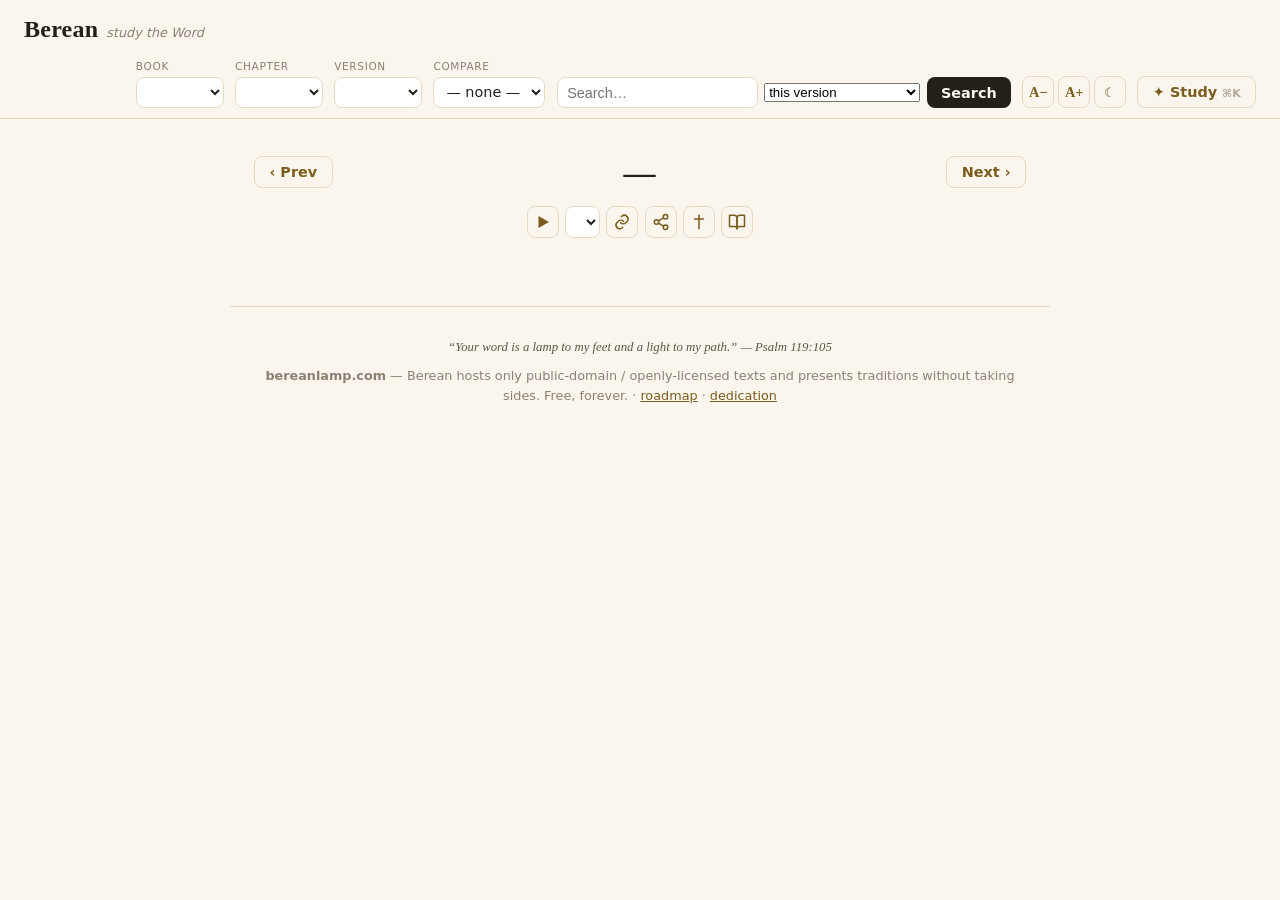
<file: index.html>
<!DOCTYPE html>
<html lang="en">
<head>
  <meta charset="UTF-8" />
  <meta http-equiv="refresh" content="0; url=web/" />
  <title>Berean — Study the Word</title>
  <link rel="canonical" href="web/" />
</head>
<body style="font-family: system-ui, sans-serif; background:#faf6ee; color:#23201a; text-align:center; padding:3rem;">
  <p>Opening the Berean reader… if it doesn't redirect, <a href="web/">click here</a>.</p>
</body>
</html>
</file>
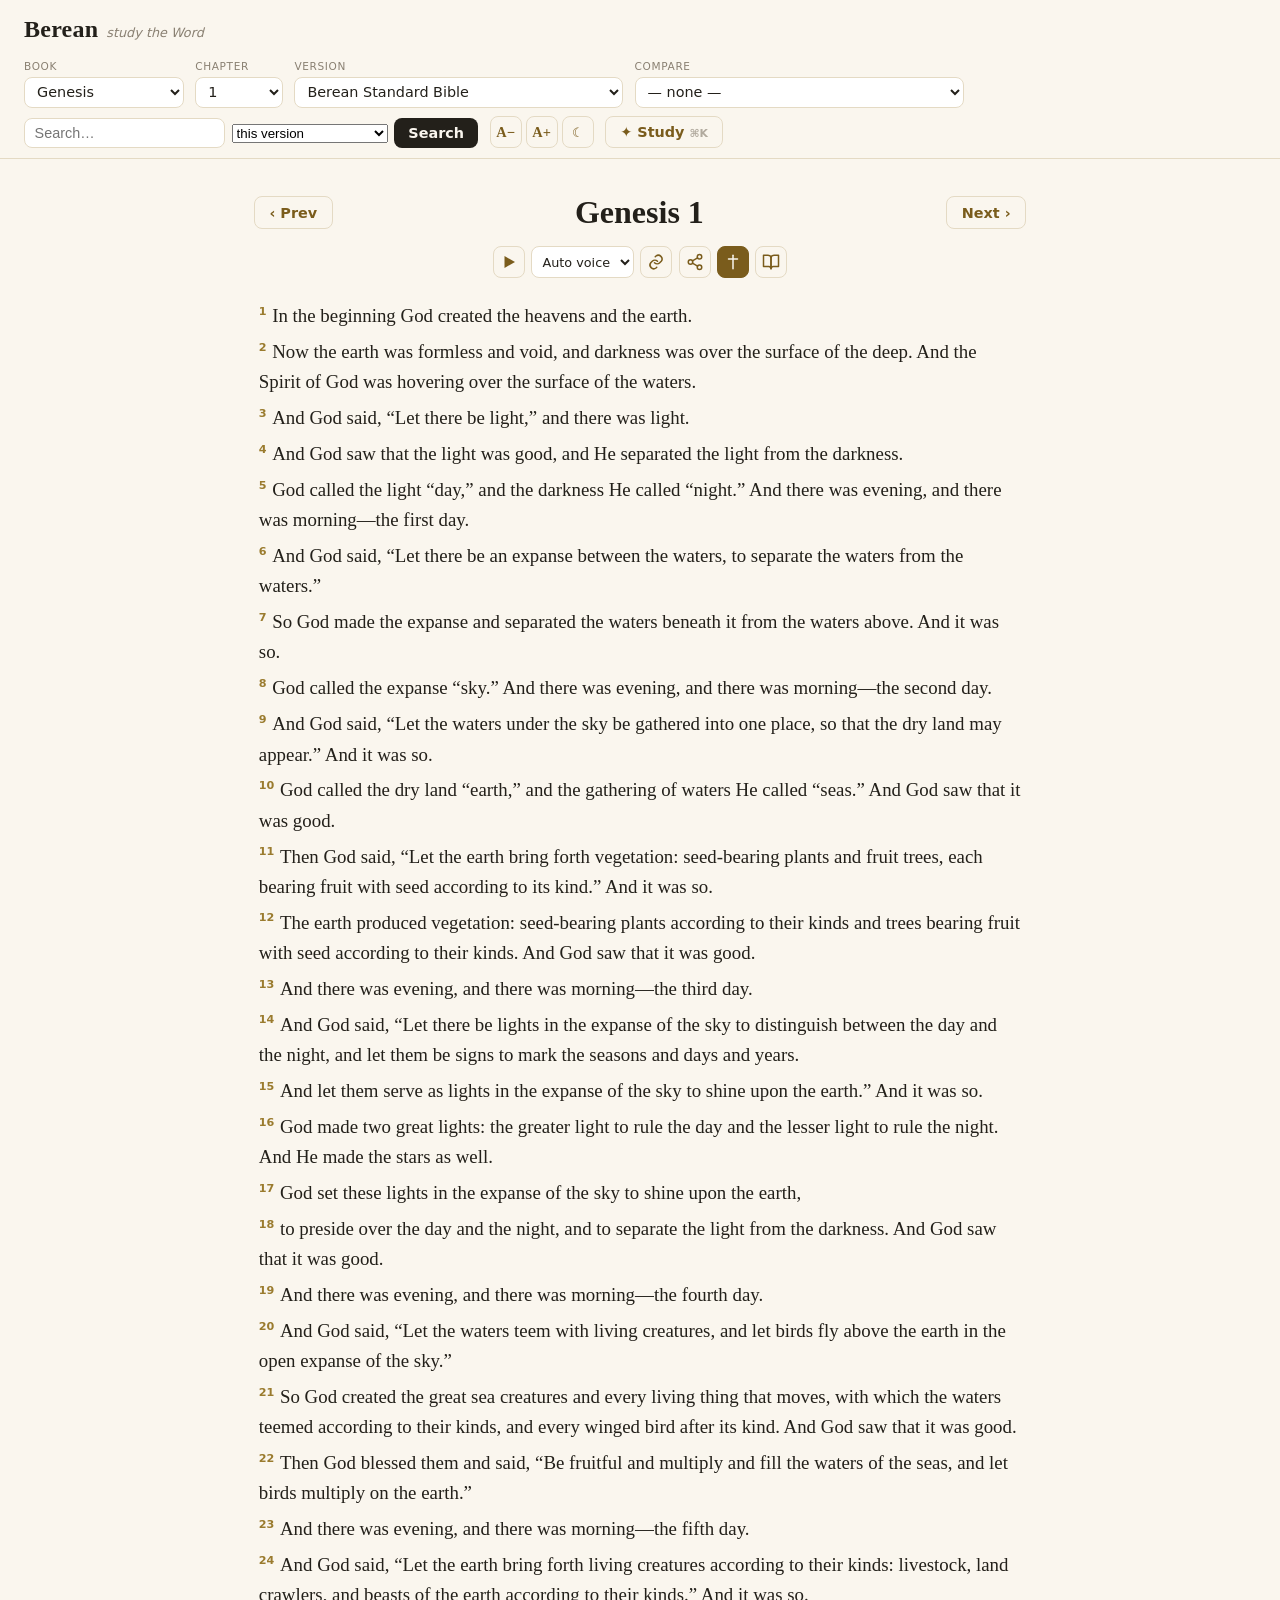
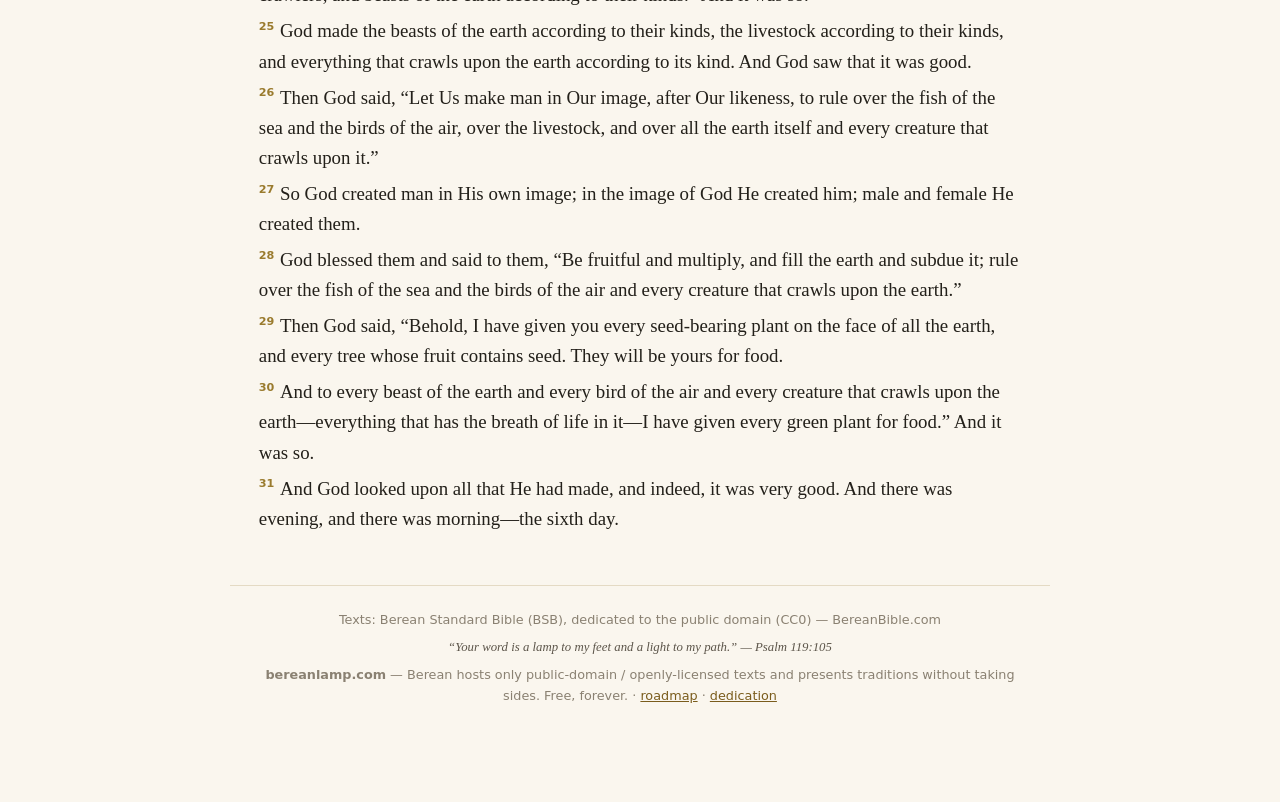
<file: web/index.html>
<!DOCTYPE html>
<html lang="en">
<head>
  <meta charset="UTF-8" />
  <meta name="viewport" content="width=device-width, initial-scale=1.0" />
  <title>Berean — Study the Word</title>
  <meta name="description" content="Berean: an open study tool for the Holy Bible. Read and compare public-domain translations, follow cross-references, search, and save your study." />
  <link rel="stylesheet" href="styles.css" />
  <link rel="manifest" href="manifest.webmanifest" />
  <link rel="icon" href="icon.svg" type="image/svg+xml" />
  <meta name="theme-color" content="#faf6ee" />
  <meta property="og:title" content="Berean — Study the Word" />
  <meta property="og:description" content="Read and compare public-domain translations, see who receives which book, follow the Old Testament into the New, and keep your study. Free, forever, and yours." />
  <meta property="og:type" content="website" />
  <meta name="twitter:card" content="summary" />
</head>
<body>
  <header class="top">
    <div class="brand">
      <span class="brand__name">Berean</span>
      <span class="brand__tag">study the Word</span>
    </div>
    <div class="controls">
      <label class="ctl">Book <select id="bookSel" aria-label="Book"></select></label>
      <label class="ctl">Chapter <select id="chapSel" aria-label="Chapter"></select></label>
      <label class="ctl">Version <select id="verSel" aria-label="Version"></select></label>
      <label class="ctl">Compare <select id="cmpSel" aria-label="Compare version"><option value="">— none —</option></select></label>
      <form id="searchForm" class="search" role="search">
        <input id="searchInput" type="search" placeholder="Search…" aria-label="Search" />
        <select id="searchScope" aria-label="Where to search" title="Where to search">
          <option value="version">this version</option>
          <option value="all">all versions</option>
          <option value="jesus">the words of Jesus</option>
          <option value="dc">the disputed books</option>
          <option value="layers">threads &amp; canon notes</option>
        </select>
        <button type="submit">Search</button>
      </form>
      <span class="comfort" role="group" aria-label="Reading comfort">
        <button id="textSmaller" class="iconbtn txt" title="Smaller text" aria-label="Smaller text">A−</button>
        <button id="textLarger" class="iconbtn txt" title="Larger text" aria-label="Larger text">A+</button>
        <button id="themeBtn" class="iconbtn" title="Toggle dark mode" aria-label="Toggle dark mode">☾</button>
      </span>
      <div class="launcher">
        <button id="studyMenuBtn" class="studybtn" aria-haspopup="true" aria-expanded="false" aria-controls="studyMenu"
                title="Study tools (Ctrl+K)">✦ Study <span class="tiny launcher__hint">⌘K</span></button>
        <div id="studyMenu" class="launcher__menu" role="menu" hidden>
          <button id="canonBtn" role="menuitem"><span>📜</span> Canon <em>who receives which book</em></button>
          <button id="wojBtn" role="menuitem"><span>✝</span> Words of Jesus <em>every passage He speaks</em></button>
          <button id="threadsBtn" role="menuitem"><span>🧵</span> Threads <em>follow a documented trail</em></button>
          <button id="prayerBtn" role="menuitem"><span>🙏</span> Prayer <em>Scripture-anchored, yours to edit</em></button>
          <button id="studyBtn" role="menuitem"><span>✦</span> My Study <em>highlights, notes, collections</em></button>
        </div>
      </div>
    </div>
  </header>

  <main class="wrap" id="main">
   <div class="readcol" id="readCol">
    <div class="chapter-nav">
      <button id="prevBtn" class="navbtn" aria-label="Previous chapter">‹ Prev</button>
      <h1 id="refLabel" class="ref">—</h1>
      <button id="nextBtn" class="navbtn" aria-label="Next chapter">Next ›</button>
    </div>
    <div class="chapter-tools" role="toolbar" aria-label="Chapter actions">
      <button id="listenChapter" class="iconbtn" title="Read chapter aloud" aria-label="Read chapter aloud"><svg viewBox="0 0 24 24" width="18" height="18" fill="currentColor" aria-hidden="true"><polygon points="6 4 20 12 6 20 6 4"/></svg></button>
      <select id="voiceSel" class="voicesel" title="Reading voice" aria-label="Reading voice"></select>
      <button id="copyChapterLink" class="iconbtn" title="Copy chapter link" aria-label="Copy chapter link"><svg viewBox="0 0 24 24" width="18" height="18" fill="none" stroke="currentColor" stroke-width="2" stroke-linecap="round" stroke-linejoin="round" aria-hidden="true"><path d="M10 13a5 5 0 0 0 7 0l2-2a5 5 0 0 0-7-7l-1 1"/><path d="M14 11a5 5 0 0 0-7 0l-2 2a5 5 0 0 0 7 7l1-1"/></svg></button>
      <button id="shareChapter" class="iconbtn" title="Share chapter" aria-label="Share chapter"><svg viewBox="0 0 24 24" width="18" height="18" fill="none" stroke="currentColor" stroke-width="2" stroke-linecap="round" stroke-linejoin="round" aria-hidden="true"><circle cx="18" cy="5" r="3"/><circle cx="6" cy="12" r="3"/><circle cx="18" cy="19" r="3"/><line x1="8.6" y1="10.5" x2="15.4" y2="6.5"/><line x1="8.6" y1="13.5" x2="15.4" y2="17.5"/></svg></button>
      <button id="redBtn" class="iconbtn" title="Red letters — mark the words of Jesus" aria-label="Red letters" aria-pressed="false"><svg viewBox="0 0 24 24" width="18" height="18" fill="none" stroke="currentColor" stroke-width="2" stroke-linecap="round" stroke-linejoin="round" aria-hidden="true"><path d="M12 3v18"/><path d="M6 8h12"/></svg></button>
      <button id="commentaryBtn" class="iconbtn" title="Commentary" aria-label="Commentary"><svg viewBox="0 0 24 24" width="18" height="18" fill="none" stroke="currentColor" stroke-width="2" stroke-linecap="round" stroke-linejoin="round" aria-hidden="true"><path d="M2 3h6a4 4 0 0 1 4 4v14a3 3 0 0 0-3-3H2z"/><path d="M22 3h-6a4 4 0 0 0-4 4v14a3 3 0 0 1 3-3h7z"/></svg></button>
    </div>

    <section id="reader" class="reader" aria-live="polite"></section>
   </div>

   <div class="panelcol" id="panelCol">
    <!-- Search results -->
    <section id="results" class="panel" hidden>
      <div class="panel__head"><span id="resultsCount"></span><button class="linkbtn" data-close="results">← back to reading</button></div>
      <ol id="resultsList" class="results__list"></ol>
    </section>

    <!-- Related verses (cross-references) -->
    <section id="related" class="panel" hidden>
      <div class="panel__head"><span id="relatedHead"></span><button class="linkbtn" data-close="related">← back to reading</button></div>
      <ol id="relatedList" class="results__list"></ol>
      <p id="relatedAttr" class="tiny"></p>
    </section>

    <!-- Commentary (public-domain, sourced) -->
    <section id="commentary" class="panel" hidden>
      <div class="panel__head">
        <span id="commentaryHead">Commentary</span>
        <span>
          <select id="commentarySel" class="voicesel" aria-label="Commentary"></select>
          <button class="linkbtn" data-close="commentary">← back to reading</button>
        </span>
      </div>
      <div id="commentaryBody" class="commentary"></div>
      <p id="commentaryAttr" class="tiny"></p>
    </section>

    <!-- My Study (collections / highlights / notes) -->
    <section id="study" class="panel" hidden>
      <div class="panel__head">
        <span>My Study <span class="tiny">(saved in this browser)</span></span>
        <span>
          <button class="linkbtn" id="exportBtn">Export</button>
          <button class="linkbtn" id="importBtn">Import</button>
          <button class="linkbtn" data-close="study">← back to reading</button>
        </span>
      </div>
      <div id="studyBody" class="study"></div>
      <input type="file" id="importFile" accept="application/json" hidden />
    </section>

    <!-- Canon comparison — which tradition receives which book -->
    <section id="canon" class="panel" hidden>
      <div class="panel__head">
        <span id="canonHead">Canon</span>
        <button class="linkbtn" data-close="canon">← back to reading</button>
      </div>
      <div id="canonBody" class="canon"></div>
    </section>

    <!-- The Words of Jesus (compiled from the BSB's own quotation marks) -->
    <section id="woj" class="panel" hidden>
      <div class="panel__head">
        <span id="wojHead">The Words of Jesus</span>
        <button class="linkbtn" data-close="woj">← back to reading</button>
      </div>
      <div id="wojBooks" class="woj__books" role="tablist" aria-label="Book"></div>
      <div id="wojBody" class="woj"></div>
      <p id="wojNote" class="tiny"></p>
    </section>

    <!-- Threads (follow a documented trail across texts) -->
    <section id="threads" class="panel" hidden>
      <div class="panel__head">
        <span id="threadsHead">Threads</span>
        <button class="linkbtn" data-close="threads">← back to reading</button>
      </div>
      <div id="threadsBody" class="threads"></div>
    </section>

    <!-- Prayer builder -->
    <section id="prayer" class="panel" hidden>
      <div class="panel__head">
        <span>Prayer builder <span class="tiny">(a scaffold — Scripture is quoted; make the words your own)</span></span>
        <button class="linkbtn" data-close="prayer">← back to reading</button>
      </div>
      <div class="prayer">
        <div class="prayer__controls">
          <label class="ctl">Subject <select id="prSubject"></select></label>
          <label class="ctl">Praying for
            <select id="prFor"><option value="self">Myself</option><option value="other">Someone else</option></select>
          </label>
          <label class="ctl" id="prNameWrap" hidden>Their name <input id="prName" type="text" placeholder="e.g. Sarah" /></label>
          <label class="ctl">Style
            <select id="prStyle"><option value="guided">Guided</option><option value="simple">Simple</option></select>
          </label>
          <label class="ctl">Wording
            <select id="prTone"><option value="contemporary">Contemporary (BSB)</option><option value="traditional">Traditional (KJV)</option></select>
          </label>
          <label class="ctl" id="prCloseWrap">Close
            <select id="prClose"><option value="jesus">In Jesus’ name, amen.</option><option value="amen">Amen.</option></select>
          </label>
        </div>
        <label class="ctl prayer__situation">On my heart <span class="tiny">(optional — woven in)</span>
          <input id="prSituation" type="text" placeholder="e.g. my mother’s surgery on Friday" />
        </label>
        <div class="prayer__actions">
          <button id="prGenerate" class="studybtn" style="background:var(--accent);color:var(--parchment);border-color:var(--accent)">Build prayer</button>
        </div>
        <textarea id="prText" class="prayer__text" rows="12" spellcheck="true" aria-label="Your prayer" placeholder="Choose a subject and press “Build prayer.” You can edit every word."></textarea>
        <p id="prRefs" class="tiny"></p>
        <div class="prayer__actions">
          <button id="prSpeak" class="vbbtn">🔊 Read aloud</button>
          <button id="prCopy" class="vbbtn">Copy</button>
          <button id="prShare" class="vbbtn">Share</button>
          <button id="prSave" class="vbbtn">Save</button>
        </div>
        <h3 class="prayer__savedhead">Saved prayers <span class="tiny">(in this browser · included in My Study export)</span></h3>
        <ul id="prSaved" class="results__list"></ul>
      </div>
    </section>

   </div>
  </main>

  <!-- Verse action bar (appears when a verse is selected) -->
  <div id="verseBar" class="versebar" hidden>
    <span id="verseBarRef" class="versebar__ref"></span>
    <span class="versebar__acts">
      <span class="swatches" aria-label="Highlight">
        <button class="sw" data-color="y" style="background:#fff4c2" title="Highlight yellow"></button>
        <button class="sw" data-color="g" style="background:#d8f3dc" title="Highlight green"></button>
        <button class="sw" data-color="b" style="background:#d7e9ff" title="Highlight blue"></button>
        <button class="sw" data-color="p" style="background:#ffe0ef" title="Highlight pink"></button>
        <button class="sw sw--x" data-color="" title="Clear highlight">⌀</button>
      </span>
      <button id="vbNote" class="iconbtn" title="Note" aria-label="Add a note"><svg viewBox="0 0 24 24" width="18" height="18" fill="none" stroke="currentColor" stroke-width="2" stroke-linecap="round" stroke-linejoin="round" aria-hidden="true"><path d="M12 20h9"/><path d="M16.5 3.5a2.12 2.12 0 0 1 3 3L7 19l-4 1 1-4Z"/></svg></button>
      <select id="vbSave" class="vbsel" aria-label="Save to collection" title="Save to collection"><option value="">Save to…</option></select>
      <button id="vbRelated" class="iconbtn" title="Related verses" aria-label="Related verses"><svg viewBox="0 0 24 24" width="18" height="18" fill="none" stroke="currentColor" stroke-width="2" stroke-linecap="round" stroke-linejoin="round" aria-hidden="true"><circle cx="5" cy="6" r="2"/><circle cx="19" cy="6" r="2"/><circle cx="12" cy="18" r="2"/><path d="M6.7 7.3 10.6 15.4M17.3 7.3 13.4 15.4M7 6h10"/></svg></button>
      <button id="vbSpeak" class="iconbtn" title="Read aloud" aria-label="Read verse aloud"><svg viewBox="0 0 24 24" width="18" height="18" fill="none" stroke="currentColor" stroke-width="2" stroke-linecap="round" stroke-linejoin="round" aria-hidden="true"><path d="M11 5 6 9H2v6h4l5 4V5Z"/><path d="M15.5 8.5a5 5 0 0 1 0 7"/><path d="M19 5a9 9 0 0 1 0 14"/></svg></button>
      <button id="vbCopy" class="iconbtn" title="Copy verse text" aria-label="Copy verse text"><svg viewBox="0 0 24 24" width="18" height="18" fill="none" stroke="currentColor" stroke-width="2" stroke-linecap="round" stroke-linejoin="round" aria-hidden="true"><rect x="9" y="9" width="11" height="11" rx="2"/><path d="M5 15V5a2 2 0 0 1 2-2h10"/></svg></button>
      <button id="vbLink" class="iconbtn" title="Copy link to this verse" aria-label="Copy link"><svg viewBox="0 0 24 24" width="18" height="18" fill="none" stroke="currentColor" stroke-width="2" stroke-linecap="round" stroke-linejoin="round" aria-hidden="true"><path d="M10 13a5 5 0 0 0 7 0l2-2a5 5 0 0 0-7-7l-1 1"/><path d="M14 11a5 5 0 0 0-7 0l-2 2a5 5 0 0 0 7 7l1-1"/></svg></button>
      <button id="vbShare" class="iconbtn" title="Share" aria-label="Share verse"><svg viewBox="0 0 24 24" width="18" height="18" fill="none" stroke="currentColor" stroke-width="2" stroke-linecap="round" stroke-linejoin="round" aria-hidden="true"><circle cx="18" cy="5" r="3"/><circle cx="6" cy="12" r="3"/><circle cx="18" cy="19" r="3"/><line x1="8.6" y1="10.5" x2="15.4" y2="6.5"/><line x1="8.6" y1="13.5" x2="15.4" y2="17.5"/></svg></button>
      <button id="vbClose" class="iconbtn iconbtn--x" title="Close" aria-label="Close"><svg viewBox="0 0 24 24" width="18" height="18" fill="none" stroke="currentColor" stroke-width="2" stroke-linecap="round" stroke-linejoin="round" aria-hidden="true"><line x1="6" y1="6" x2="18" y2="18"/><line x1="18" y1="6" x2="6" y2="18"/></svg></button>
    </span>
  </div>

  <footer class="foot">
    <p id="attribution" class="attribution"></p>
    <p class="foot__verse">“Your word is a lamp to my feet and a light to my path.” — Psalm 119:105</p>
    <p class="foot__note">
      <strong>bereanlamp.com</strong> — Berean hosts only public-domain / openly-licensed texts and
      presents traditions without taking sides. Free, forever. ·
      <a href="../ROADMAP.md">roadmap</a> · <a href="../DEDICATION.md">dedication</a>
    </p>
  </footer>

  <script src="app.js"></script>
</body>
</html>
</file>
<file: web/styles.css>
/* Berean reader — self-contained, no external fonts/CDNs (works offline / self-host).
   Parchment + ink + restrained scripture-gold. Reverent and legible. */
:root {
  --parchment: #faf6ee; --parchment-2: #f3ecdd; --ink: #23201a; --ink-soft: #5c554a;
  --muted: #8a8172; --rule: #e4dac4; --gold: #9a7b2e; --accent: #7a5c1c;
  --hl-y: #fff4c2; --hl-g: #d8f3dc; --hl-b: #d7e9ff; --hl-p: #ffe0ef; --sel: #f5e6b8;
  --card: #fff; --top-bg: rgba(250,246,238,0.94); --reader-size: 1.18rem;
  --red: #a3231f;          /* the words of Jesus — deep ink red, not alarm red */
  --serif: Georgia, "Iowan Old Style", "Palatino Linotype", Palatino, "Times New Roman", serif;
  --sans: system-ui, -apple-system, "Segoe UI", Roboto, Helvetica, Arial, sans-serif;
  --wrap: 820px;
}
* { box-sizing: border-box; margin: 0; padding: 0; }
/* the `hidden` attribute must win over the display rules below (e.g. .versebar, .ctl) */
[hidden] { display: none !important; }
html { scroll-behavior: smooth; }
body { font-family: var(--sans); background: var(--parchment); color: var(--ink); line-height: 1.6; padding-bottom: 4.5rem; }

/* Header */
.top { position: sticky; top: 0; z-index: 20; background: var(--top-bg); backdrop-filter: blur(8px);
  border-bottom: 1px solid var(--rule); padding: 0.6rem clamp(0.75rem,3vw,1.5rem);
  display: flex; flex-wrap: wrap; align-items: center; gap: 0.6rem 1.1rem; }
.brand { display: flex; align-items: baseline; gap: 0.5rem; }
.brand__name { font-family: var(--serif); font-size: 1.5rem; font-weight: 700; letter-spacing: 0.01em; }
.brand__tag { font-size: 0.8rem; color: var(--muted); font-style: italic; }
.controls { display: flex; flex-wrap: wrap; align-items: end; gap: 0.5rem 0.7rem; margin-left: auto; }
.ctl { display: flex; flex-direction: column; font-size: 0.66rem; text-transform: uppercase; letter-spacing: 0.06em; color: var(--muted); gap: 0.15rem; }
.ctl select { font-family: var(--sans); font-size: 0.9rem; color: var(--ink); background: var(--card); border: 1px solid var(--rule); border-radius: 8px; padding: 0.35rem 0.5rem; min-width: 5.5rem; }
.search { display: flex; align-items: center; gap: 0.4rem; }
.search input { font-size: 0.9rem; padding: 0.4rem 0.6rem; border: 1px solid var(--rule); border-radius: 8px; background: var(--card); min-width: 9rem; }
.chk { font-size: 0.72rem; color: var(--muted); display: inline-flex; align-items: center; gap: 0.25rem; white-space: nowrap; }
.search button, .navbtn, .studybtn { font-family: var(--sans); font-size: 0.9rem; font-weight: 600; cursor: pointer; background: var(--ink); color: var(--parchment); border: 0; border-radius: 8px; padding: 0.45rem 0.9rem; }
.search button:hover, .studybtn:hover { background: var(--accent); }
.studybtn { background: transparent; color: var(--accent); border: 1px solid var(--rule); }
.studybtn:hover { background: var(--parchment-2); color: var(--accent); }

/* Layout */
.wrap { max-width: var(--wrap); margin: 0 auto; padding: 1.25rem clamp(0.75rem,3vw,1.5rem) 3rem; }
.chapter-nav { display: flex; align-items: center; justify-content: space-between; gap: 1rem; margin: 0.5rem 0 1.25rem; }
.ref { font-family: var(--serif); font-size: clamp(1.4rem,4vw,2rem); font-weight: 700; text-align: center; flex: 1; }
.navbtn { background: transparent; color: var(--accent); border: 1px solid var(--rule); }
.navbtn:hover { background: var(--parchment-2); }

/* Chapter action toolbar */
.chapter-tools { display: flex; justify-content: center; gap: 0.4rem; margin: -0.75rem 0 1.25rem; }
.chapter-tools .iconbtn { color: var(--accent); border: 1px solid var(--rule); background: transparent; }
.chapter-tools .iconbtn:hover { background: var(--parchment-2); }
.chapter-tools .iconbtn.active { background: var(--accent); color: var(--parchment); border-color: var(--accent); }

/* Reader */
.reader { font-family: var(--serif); font-size: var(--reader-size); }
.verse { padding: 0.18rem 0.3rem; border-radius: 5px; scroll-margin-top: 4rem; }
.verse .vnum { font-family: var(--sans); font-size: 0.7rem; font-weight: 700; color: var(--gold); vertical-align: super; margin-right: 0.35rem; cursor: pointer; user-select: none; }
.verse .vnum:hover { color: var(--accent); text-decoration: underline; }
.verse.hl-y { background: var(--hl-y); } .verse.hl-g { background: var(--hl-g); }
.verse.hl-b { background: var(--hl-b); } .verse.hl-p { background: var(--hl-p); }
.verse.sel { outline: 2px solid var(--gold); }
.verse.speaking { background: var(--sel); box-shadow: inset 3px 0 0 var(--gold); }
.verse .noteflag { font-family: var(--sans); font-size: 0.7rem; color: var(--accent); margin-left: 0.3rem; cursor: pointer; }
.verse .noteline { display: block; font-family: var(--sans); font-size: 0.82rem; color: var(--ink-soft); background: var(--card); border-left: 3px solid var(--gold); padding: 0.3rem 0.5rem; margin: 0.25rem 0 0.35rem 1rem; border-radius: 0 6px 6px 0; }

/* Compare */
.cmp { display: grid; grid-template-columns: 1fr 1fr; gap: 0 1.75rem; }
.cmp__head { font-family: var(--sans); font-size: 0.72rem; text-transform: uppercase; letter-spacing: 0.06em; color: var(--muted); padding-bottom: 0.4rem; border-bottom: 1px solid var(--rule); }
.cmp .row { display: contents; }
.cmp .cell { padding: 0.3rem 0; border-bottom: 1px solid #efe7d6; }
.cmp .vnum { font-family: var(--sans); font-size: 0.7rem; font-weight: 700; color: var(--gold); vertical-align: super; margin-right: 0.3rem; }

/* Panels (results / related / study) */
.panel { margin-bottom: 1.5rem; }
.panel__head { display: flex; align-items: center; justify-content: space-between; gap: 1rem; margin-bottom: 0.6rem; color: var(--muted); font-size: 0.9rem; }
.linkbtn { background: none; border: 0; color: var(--accent); cursor: pointer; font-size: 0.9rem; margin-left: 0.5rem; }
.results__list { list-style: none; display: flex; flex-direction: column; gap: 0.5rem; }
.results__list li { padding: 0.5rem 0.7rem; background: var(--card); border: 1px solid var(--rule); border-radius: 8px; cursor: pointer; }
.results__list li:hover { border-color: var(--gold); }
.r-ref { font-family: var(--sans); font-size: 0.75rem; font-weight: 700; color: var(--accent); }
.r-ver { font-family: var(--sans); font-size: 0.66rem; color: var(--muted); }
.r-text { font-family: var(--serif); color: var(--ink-soft); }
.results__list mark { background: var(--hl-y); }
.tiny { font-size: 0.72rem; color: var(--muted); margin-top: 0.6rem; }

/* Study panel */
.study { display: flex; flex-direction: column; gap: 1.25rem; }
.study h3 { font-family: var(--serif); font-size: 1.1rem; margin-bottom: 0.4rem; }
.study .empty { color: var(--muted); font-size: 0.9rem; }
.study ul { list-style: none; display: flex; flex-direction: column; gap: 0.35rem; }
.study li { background: var(--card); border: 1px solid var(--rule); border-radius: 8px; padding: 0.4rem 0.6rem; display: flex; align-items: center; gap: 0.5rem; }
.study .s-ref { font-family: var(--sans); font-size: 0.8rem; font-weight: 700; color: var(--accent); cursor: pointer; }
.study .s-text { flex: 1; font-family: var(--serif); color: var(--ink-soft); font-size: 0.95rem; }
.study .s-del { background: none; border: 0; color: var(--muted); cursor: pointer; font-size: 1rem; }
.study .s-del:hover { color: #b23; }
.study .newcoll { display: flex; gap: 0.4rem; margin-top: 0.4rem; }
.study .newcoll input { flex: 1; padding: 0.35rem 0.5rem; border: 1px solid var(--rule); border-radius: 8px; }
.dot { display: inline-block; width: 0.8rem; height: 0.8rem; border-radius: 50%; border: 1px solid rgba(0,0,0,0.15); }

/* Threads — follow a documented trail */
.threads { display: flex; flex-direction: column; gap: 1rem; }
.threads__intro { font-family: var(--serif); font-style: italic; color: var(--ink-soft); }
.thread-card { background: var(--card); border: 1px solid var(--rule); border-radius: 10px; padding: 0.8rem 1rem; }
.thread-card h3 { font-family: var(--serif); font-size: 1.15rem; margin-bottom: 0.3rem; }
.thread-card p { color: var(--ink-soft); margin-bottom: 0.6rem; }
.thread-steps { display: flex; flex-direction: column; gap: 0.9rem; }
.thread-step { border-left: 3px solid var(--gold); padding: 0.2rem 0 0.2rem 0.9rem; }
.thread-step__head { display: flex; align-items: center; flex-wrap: wrap; gap: 0.5rem; margin-bottom: 0.25rem; }
.thread-step__ref { font-family: var(--sans); font-weight: 700; color: var(--accent); }
.thread-verse { font-family: var(--serif); line-height: 1.6; margin: 0.15rem 0 0.35rem; }
.thread-verse--missing { color: var(--muted); font-style: italic; }
.thread-note { font-size: 0.92rem; color: var(--ink-soft); margin-bottom: 0.35rem; }
.thread-badge { font-family: var(--sans); font-size: 0.66rem; text-transform: uppercase; letter-spacing: 0.05em; padding: 0.1rem 0.45rem; border-radius: 999px; border: 1px solid var(--rule); }
.thread-badge--consensus { background: var(--hl-g); color: #234a34; }
.thread-badge--debate { background: var(--hl-y); color: #6a5a12; }
.thread-badge--textual { background: var(--hl-b); color: #22406b; }
.thread-badge--extra-biblical { background: var(--hl-p); color: #7a2a52; }
body.dark .thread-badge { color: var(--ink); }
.thread-sources { border-top: 1px solid var(--rule); padding-top: 0.8rem; }
.thread-sources h3 { font-family: var(--serif); font-size: 1rem; margin-bottom: 0.3rem; }
.thread-sources ul { padding-left: 1.1rem; color: var(--ink-soft); font-size: 0.9rem; }

/* Commentary */
.commentary { display: flex; flex-direction: column; gap: 1rem; }
.commentary .intro { font-family: var(--serif); font-style: italic; color: var(--ink-soft); }
.commentary .block { border-left: 3px solid var(--rule); padding-left: 0.8rem; }
.commentary .block__ref { font-family: var(--sans); font-size: 0.75rem; font-weight: 700; color: var(--accent); cursor: pointer; }
.commentary .block p { font-family: var(--serif); margin: 0.35rem 0; line-height: 1.7; }
.commentary .empty { color: var(--muted); }

/* Prayer builder */
.prayer { display: flex; flex-direction: column; gap: 0.9rem; }
.prayer__controls { display: flex; flex-wrap: wrap; gap: 0.6rem 0.9rem; }
.prayer__controls select, .prayer__controls input, .prayer__situation input {
  font-family: var(--sans); font-size: 0.9rem; color: var(--ink); background: var(--card);
  border: 1px solid var(--rule); border-radius: 8px; padding: 0.35rem 0.5rem; }
.prayer__situation { display: flex; flex-direction: column; font-size: 0.66rem; text-transform: uppercase; letter-spacing: 0.06em; color: var(--muted); gap: 0.2rem; }
.prayer__situation input { text-transform: none; letter-spacing: normal; font-size: 0.95rem; }
.prayer__actions { display: flex; flex-wrap: wrap; gap: 0.5rem; }
.prayer__actions .vbbtn { background: var(--parchment-2); color: var(--accent); border: 1px solid var(--rule); }
.prayer__actions .vbbtn:hover { background: var(--card); }
.prayer__text { font-family: var(--serif); font-size: 1.1rem; line-height: 1.7; color: var(--ink);
  background: var(--card); border: 1px solid var(--rule); border-radius: 10px; padding: 0.9rem 1rem; width: 100%; resize: vertical; }
.prayer__savedhead { font-family: var(--serif); font-size: 1.05rem; margin-top: 0.5rem; }
.prayer__saved-ref { font-family: var(--sans); font-size: 0.75rem; font-weight: 700; color: var(--accent); }

/* Layout: the text keeps its column, a panel opens beside it on a wide screen */
.wrap { display: block; }
.readcol { min-width: 0; }
.panelcol { min-width: 0; }
@media (min-width: 1100px) {
  body.panel-open .wrap { display: grid; grid-template-columns: minmax(0, 1fr) minmax(360px, 46%);
    gap: 0 2rem; align-items: start; max-width: 1500px; }
  body.panel-open .panelcol { position: sticky; top: 5.5rem; max-height: calc(100vh - 7rem);
    overflow-y: auto; border-left: 1px solid var(--rule); padding-left: 1.75rem; }
  body.panel-open .panel { margin-bottom: 0.5rem; }
}
@media (max-width: 1099px) {
  body.panel-open .readcol { display: none; }
}

/* Study launcher */
.launcher { position: relative; }
.launcher__hint { opacity: 0.65; font-size: 0.68rem; }
.launcher__menu { position: absolute; right: 0; top: calc(100% + 0.4rem); z-index: 40; min-width: 17rem;
  background: var(--card); border: 1px solid var(--rule); border-radius: 12px; padding: 0.35rem;
  box-shadow: 0 14px 40px rgba(0,0,0,0.18); display: flex; flex-direction: column; }
.launcher__menu button { display: flex; align-items: baseline; gap: 0.5rem; text-align: left;
  font-family: var(--sans); font-size: 0.92rem; color: var(--ink); background: none; border: 0;
  border-radius: 8px; padding: 0.5rem 0.6rem; cursor: pointer; }
.launcher__menu button:hover, .launcher__menu button:focus-visible { background: var(--parchment-2); }
.launcher__menu em { font-style: normal; font-size: 0.76rem; color: var(--muted); margin-left: auto; }
.panel__head:focus { outline: none; }
.panel__head:focus-visible { outline: 2px solid var(--gold); outline-offset: 4px; }

.gap { font-family: var(--sans); font-size: 0.78rem; font-style: italic; color: var(--muted); }

/* Numbering differences between the Greek and Hebrew traditions */
.numbadge { font-family: var(--sans); font-size: 0.66rem; text-transform: uppercase;
  letter-spacing: 0.05em; color: var(--muted); border: 1px solid var(--rule);
  border-radius: 999px; padding: 0.1rem 0.55rem; vertical-align: middle; white-space: nowrap; }
.cmp__warn { background: var(--parchment-2); border-left: 3px solid var(--gold);
  border-radius: 0 8px 8px 0; padding: 0.6rem 0.8rem; margin-bottom: 1rem;
  font-size: 0.85rem; color: var(--ink-soft); }

/* The Old Testament in the New */
.otq { display: block; font-family: var(--sans); font-size: 0.72rem; letter-spacing: 0.02em;
  color: var(--muted); margin: 0.15rem 0 0.35rem 1rem; }
.otq--echo { font-style: italic; opacity: 0.85; }
.otq__ref { font: inherit; color: var(--accent); background: none; border: 0; padding: 0;
  cursor: pointer; border-bottom: 1px dotted var(--gold); }
.otq__ref:hover { color: var(--ink); }

/* Canon comparison */
.canon { display: flex; flex-direction: column; gap: 1.5rem; }
.canon__intro { font-family: var(--serif); font-size: 1.02rem; color: var(--ink-soft); }
.canon__traditions { display: grid; grid-template-columns: repeat(auto-fit, minmax(210px, 1fr)); gap: 0.9rem; }
.canon__tradition { background: var(--card); border: 1px solid var(--rule); border-radius: 10px; padding: 0.7rem 0.85rem; }
.canon__tradition h3 { font-family: var(--serif); font-size: 1.02rem; display: flex; justify-content: space-between; align-items: baseline; gap: 0.5rem; }
.canon__tradition p { font-size: 0.85rem; color: var(--ink-soft); margin-top: 0.35rem; }
.canon__count { font-family: var(--sans); font-size: 0.78rem; color: var(--accent); font-weight: 700; white-space: nowrap; }
.canon__shared { background: var(--parchment-2); border-left: 3px solid var(--gold); border-radius: 0 8px 8px 0; padding: 0.6rem 0.8rem; font-size: 0.9rem; }
.canon__tablewrap { overflow-x: auto; }
.canon__table { border-collapse: collapse; width: 100%; min-width: 640px; font-size: 0.85rem; }
.canon__table th, .canon__table td { border-bottom: 1px solid var(--rule); padding: 0.5rem 0.6rem; text-align: left; vertical-align: top; }
.canon__table thead th { font-family: var(--sans); font-size: 0.72rem; text-transform: uppercase; letter-spacing: 0.05em; color: var(--muted); white-space: nowrap; }
.canon__table tbody th { font-weight: 400; max-width: 22rem; }
.canon__open { font-family: var(--serif); font-size: 0.98rem; font-weight: 700; color: var(--accent); background: none; border: 0; padding: 0; cursor: pointer; text-align: left; }
.canon__open:hover { text-decoration: underline; }
.canon__book { font-family: var(--serif); font-size: 0.98rem; font-weight: 700; }
.canon__tag { font-size: 0.66rem; text-transform: uppercase; letter-spacing: 0.05em; color: var(--muted); border: 1px solid var(--rule); border-radius: 999px; padding: 0.05rem 0.45rem; }
.canon__cell { white-space: nowrap; }
.canon__dot { display: inline-block; width: 0.6rem; height: 0.6rem; border-radius: 50%; margin-right: 0.4rem; background: var(--rule); vertical-align: middle; }
.canon__st { font-size: 0.76rem; color: var(--ink-soft); }
.canon__cell--canonical .canon__dot, .canon__cell--deuterocanonical .canon__dot { background: var(--gold); }
.canon__cell--apocrypha .canon__dot, .canon__cell--appendix .canon__dot { background: var(--ink-soft); }
.canon__cell--varies .canon__dot { background: var(--accent); }
.canon__cell--absent { color: var(--muted); }
.canon__cell--absent .canon__st { color: var(--muted); opacity: 0.75; }
.canon__section { font-size: 0.88rem; color: var(--ink-soft); margin-top: 0.4rem; }
.canon__tanakh h3, .canon__sources h3 { font-family: var(--serif); font-size: 1.05rem; margin-bottom: 0.4rem; }
.canon__sources ul { list-style: none; display: flex; flex-direction: column; gap: 0.3rem; font-size: 0.82rem; color: var(--ink-soft); margin-bottom: 0.6rem; }
.canonbadge { font-family: var(--sans); font-size: 0.66rem; text-transform: uppercase; letter-spacing: 0.05em;
  color: var(--accent); background: transparent; border: 1px solid var(--gold); border-radius: 999px;
  padding: 0.1rem 0.55rem; cursor: pointer; vertical-align: middle; }
.canonbadge:hover { background: var(--parchment-2); }
.canonbadge--outside { color: var(--muted); border-color: var(--rule); cursor: default; }

/* The Words of Jesus */
.jw { color: var(--red); }
.woj { display: flex; flex-direction: column; gap: 1.1rem; }
.woj__books { display: flex; flex-wrap: wrap; gap: 0.35rem; margin-bottom: 1rem; }
.woj__tab { font-family: var(--sans); font-size: 0.85rem; color: var(--ink-soft); background: var(--card);
  border: 1px solid var(--rule); border-radius: 999px; padding: 0.3rem 0.75rem; cursor: pointer; }
.woj__tab:hover { border-color: var(--gold); }
.woj__tab.is-on { background: var(--red); border-color: var(--red); color: #fff; }
.woj__tab.is-on .tiny { color: rgba(255,255,255,0.85); }
.woj__passage { border-left: 3px solid var(--red); padding-left: 0.9rem; }
.woj__passage--father { border-left-color: var(--gold); }
.woj__head { display: flex; align-items: center; flex-wrap: wrap; gap: 0.5rem; margin-bottom: 0.3rem; }
.woj__ref { font-family: var(--sans); font-size: 0.75rem; font-weight: 700; letter-spacing: 0.04em;
  text-transform: uppercase; color: var(--accent); background: none; border: 0; padding: 0; cursor: pointer; }
.woj__ref:hover { text-decoration: underline; }
.woj__tag { font-size: 0.68rem; text-transform: uppercase; letter-spacing: 0.05em; color: var(--muted);
  border: 1px solid var(--rule); border-radius: 999px; padding: 0.05rem 0.5rem; }
.woj__tag--father { color: var(--gold); border-color: var(--gold); }
.woj__text { font-family: var(--serif); font-size: 1.05rem; line-height: 1.75; color: var(--red); }
.woj__passage--father .woj__text { color: var(--ink-soft); font-style: italic; }

/* Verse action bar */
.versebar { position: fixed; left: 50%; transform: translateX(-50%); bottom: 0.75rem; z-index: 30;
  background: var(--ink); color: var(--parchment); border-radius: 12px; box-shadow: 0 10px 30px rgba(0,0,0,0.3);
  padding: 0.5rem 0.7rem; display: flex; align-items: center; gap: 0.6rem; max-width: 96vw; flex-wrap: wrap; }
.versebar__ref { font-family: var(--serif); font-weight: 700; font-size: 0.95rem; }
.versebar__acts { display: flex; align-items: center; gap: 0.35rem; flex-wrap: wrap; }
.swatches { display: inline-flex; gap: 0.2rem; }
.sw { width: 1.2rem; height: 1.2rem; border-radius: 50%; border: 1px solid rgba(255,255,255,0.4); cursor: pointer; padding: 0; }
.sw--x { background: transparent; color: var(--parchment); font-size: 0.7rem; }
.vbbtn { font-family: var(--sans); font-size: 0.82rem; background: rgba(255,255,255,0.12); color: var(--parchment); border: 0; border-radius: 7px; padding: 0.3rem 0.6rem; cursor: pointer; }
.vbbtn:hover { background: rgba(255,255,255,0.25); }
.vbbtn--x { background: transparent; }
.vbsel { font-size: 0.82rem; background: rgba(255,255,255,0.12); color: var(--parchment); border: 0; border-radius: 7px; padding: 0.3rem 0.4rem; }
.vbsel option { color: #000; }
.iconbtn { display: inline-flex; align-items: center; justify-content: center; width: 2rem; height: 2rem; border-radius: 8px; cursor: pointer; padding: 0; border: 0; background: transparent; color: inherit; }
.iconbtn svg { display: block; }
.versebar .iconbtn { background: rgba(255,255,255,0.12); color: var(--parchment); }
.versebar .iconbtn:hover { background: rgba(255,255,255,0.28); }
.versebar .iconbtn--x { background: transparent; }
.toast { position: fixed; left: 50%; transform: translateX(-50%); bottom: 4.5rem; z-index: 40; background: var(--accent); color: #fff; padding: 0.5rem 0.9rem; border-radius: 8px; font-size: 0.85rem; opacity: 0; transition: opacity 0.2s; pointer-events: none; }
.toast.show { opacity: 1; }

/* Footer */
.foot { border-top: 1px solid var(--rule); padding: 1.5rem clamp(0.75rem,3vw,1.5rem); text-align: center; color: var(--muted); font-size: 0.8rem; max-width: var(--wrap); margin: 0 auto; }
.attribution { margin-bottom: 0.4rem; }
.foot__verse { font-family: var(--serif); font-style: italic; color: var(--ink-soft); margin-bottom: 0.5rem; }
.foot a { color: var(--accent); }

/* Reading comfort: text size + dark mode + voice picker */
.comfort { display: inline-flex; gap: 0.25rem; align-items: center; }
.comfort .iconbtn { color: var(--accent); border: 1px solid var(--rule); background: transparent; }
.comfort .iconbtn:hover { background: var(--parchment-2); }
.comfort .iconbtn.txt { font-family: var(--serif); font-weight: 700; font-size: 0.9rem; }
.chapter-tools .voicesel { font-family: var(--sans); font-size: 0.8rem; border: 1px solid var(--rule); border-radius: 8px; background: var(--card); color: var(--ink); padding: 0.2rem 0.4rem; max-width: 12rem; }

body.dark {
  --parchment: #17150f; --parchment-2: #201d15; --card: #24211a; --top-bg: rgba(23,21,15,0.94);
  --ink: #ece4d3; --ink-soft: #c4bca9; --muted: #948b78; --rule: #38332a;
  --gold: #d9b563; --accent: #e7ca7d; --sel: #4a3d1f; --red: #e98a80;
  --hl-y: #574d22; --hl-g: #26432f; --hl-b: #243851; --hl-p: #4a2a3b;
}
body.dark .results__list mark { color: var(--ink); }

@media (max-width: 640px) {
  .controls { width: 100%; }
  .search input { min-width: 0; flex: 1; }
  .cmp { grid-template-columns: 1fr; }
  .cmp__head + .cmp__head { display: none; }
}
</file>
